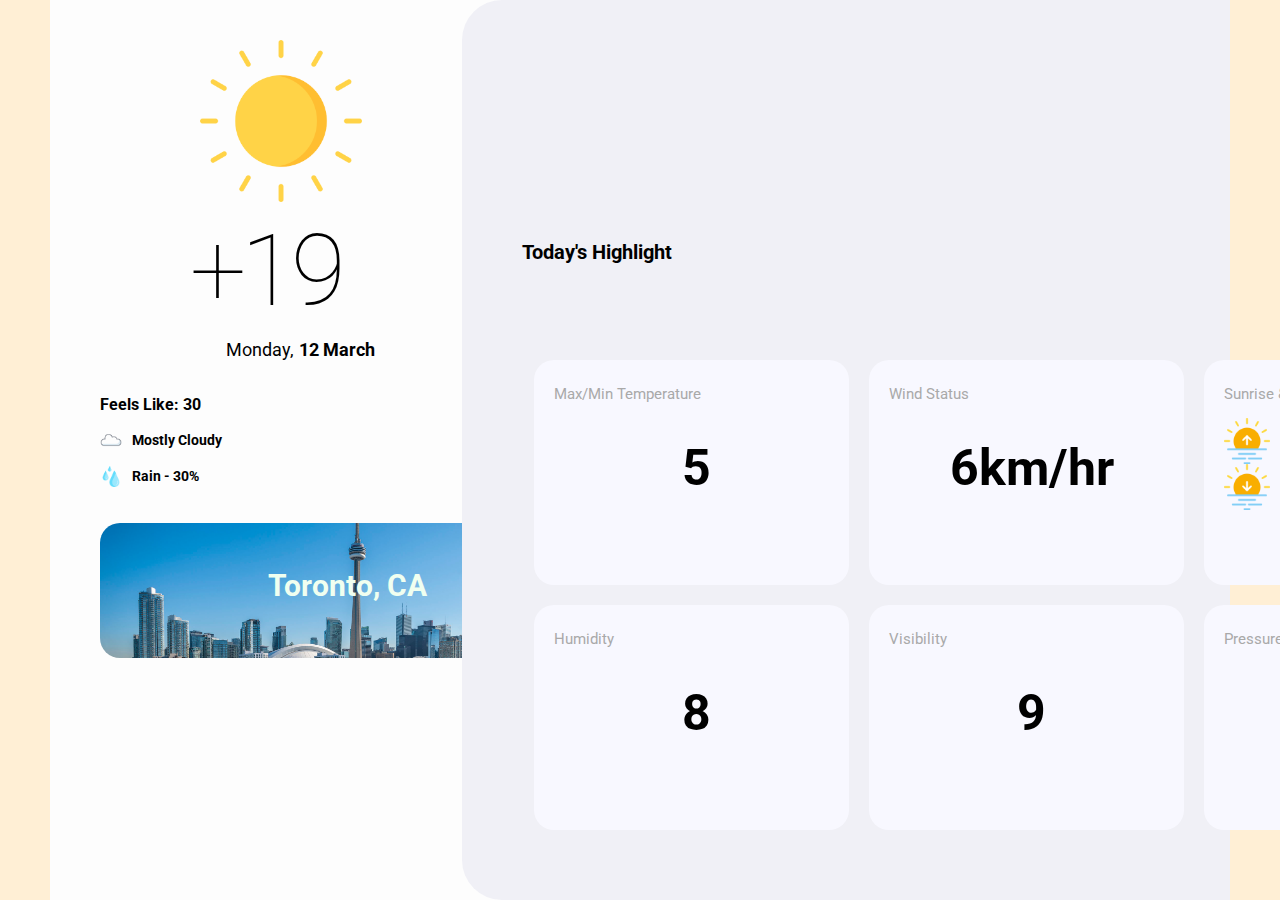
<file: index.html>
<!DOCTYPE html>
<html lang="en">
<head>
    <meta charset="UTF-8">
    <title>Hello World</title>
    <link rel="stylesheet" href="style.css">
    <link rel="preconnect" href="https://fonts.googleapis.com">
    <link rel="preconnect" href="https://fonts.gstatic.com" crossorigin>
    <link href="https://fonts.googleapis.com/css2?family=Roboto:wght@300&display=swap" rel="stylesheet">
    <script src="./index.js"></script>
</head>
<body>
    <div class="container">

        <div class="right-container">
            <h2 class="header">Today's Highlight</h2>
            <main class="grid">
                <div class="card_text">
                    <h3 class="text">Max/Min Temperature</h3>
                    <p id="maxMinTemp" class="sub-text">5</p>
                </div>

                <div class="card_text">
                    <h3 class="text">Wind Status</h3>
                    <p id="windStatus" class="sub-text">6<span class="h">km/hr</span></p>
                </div>
                <div class="card_text">
                    <h3 class="text">Sunrise & Sunset</h3>
                    <div class="sun_container">
                        <div class="sunrise"><img src="./images/sunrise.png" alt="Cloud" class="sun_icon"><p class="sunrise_text">Mostly Cloudy</p></div>
                        <div class="sunrise"><img src="./images/sunset.png" alt="Rain" class="sun_icon"><p class="sunset_text">Rain - 30%</p></div>
                    </div>
                </div>
                <div class="card_text">
                    <h3 class="text">Humidity</h3>
                    <p id="humidity" class="sub-text">8</p>
                </div>
                <div class="card_text">
                    <h3 class="text">Visibility</h3>
                    <p id="visibility" class="sub-text">9</p>
                </div>
                <div class="card_text">
                    <h3 class="text">Pressure</h3>
                    <p id="pressure" class="sub-text">10</p>
                </div>
            </main>
        </div>
        <div class="left-container">
            <div class="currentWeather">
                <img src="./images/sun.png" alt="icon" class="icon">
            </div>
            <h1 class="temperature">+19</h1>
            <div class="Day_Date"><span class="Day">Monday,</span>
                <span class="Date" style="padding-left:5px">12 March</span></div>
            <div class="summary-container">
                <h4 class="apparent-temperature">Feels Like: 30</h4>
                <div class="WeatherDescription"><img src="./images/cloud.png" alt="Cloud" class="small_icon"><h4 class="WeatherCategory">Mostly Cloudy</h4></div>
                <div class="RainDescription"><img src="./images/water.png" alt="Rain" class="small_icon"><h4 class="RainPercentage">Rain - 30%</h4></div>
            </div>
            <div class="sub-container">
                <h3 style="font-size: 30px" class="imgLocation">Toronto, CA</h3>
            </div>
        </div>
    </div>
</body>
</html>
</file>
<file: style.css>
body {
    margin: 0;
    font-family: Roboto, sans-serif;
    background-color: papayawhip;
    height: 100%;
}
* {
    box-sizing: border-box;
}
.left-container {
    background-color: #fdfdfd;
    margin-right: 50px;
    margin-left: 50px;
    padding: 50px;
    min-height: 100vh;
    background-position: center;
    background-repeat: no-repeat;
    transition: 500ms;
}
.currentWeather .icon {
    height: auto;
    width: 15%;
    display: block;
    margin-left: 100px;
    margin-top: -10px;
}
.left-container .temperature {
    margin: 10px;
    font-size: 100px;
    font-family: Roboto, sans-serif;
    font-weight: lighter;
    text-indent: 80px;
    letter-spacing: -5px;
    white-space: nowrap;
}
.Day_Date {
    padding-bottom: 10px;
    max-width: 400px;
    display: flex;
    justify-content: center;
}
span.Day{
    font-size: 18px;
}
span.Date {
    font-size: 18px;
    font-weight: bold;
}
.left-container .sub-container {
    background-image: url("./images/toronto.jpg");
    height: 15vh;
    width: 55vh;
    background-size: 100%;
    border-radius: 20px;
}
.left-container .sub-container .imgLocation {
    padding: 20px;
    text-align: center;
    color: honeydew;
    margin: 25px 0 0 0;
}
.right-container {
    margin-right: 50px;
    border-radius: 40px 0 0 40px;
    position: absolute;
    width: 60%;
    height: 100%;
    background-color: #f0f0f6;
    top: 0;
    right: 0;
    transition: 500ms;
}
.grid {
    display: inline-grid;
    grid-template-columns: 1fr 1fr 1fr;
    grid-gap: 20px;
    align-items: stretch;
    margin-top: 40vh;
    margin-left: 8vh;
}
.card_text {
    padding: 10px 0 0 10px  ;
    width: 35vh;
    height: 25vh;
    background: ghostwhite;
    border-radius: 20px;
}
.text {
    text-indent: 10px;
    color: darkgray;
    font-weight: normal;
    font-size: 15px;
}
.sub-text {
    font-size: 50px;
    font-weight: bold;
    display: flex;
    justify-content: center;
    margin-top: 4vh;
}
.sub-container {
    display: flex;
    justify-content: center;
    margin-top: 4vh;
}
.sun_icon {
    width: 15%;
    height: auto;
    margin: 0 10px 0 10px;
}
.sunrise {
    display: flex;
    align-items: center;
    font-size: 14px;
    font-weight: bold;
    word-spacing: 5px;
}

.header {
    position: absolute;
    margin: 60px;
    top: 180px;
    font-size: 20px;
    font-weight: bolder;
}
.summary-container {
    padding-top: 15px;
}

h4.apparent-temperature {
    margin: 10px 0 10px 0;
}
.left-container .WeatherDescription {
    text-transform: capitalize;
    display: flex;
    align-items: center;
    margin: 15px 0 15px 0;
    font-size: 14px;
}
.WeatherCategory {
    margin: 0;
}
.RainDescription {
    display: flex;
    align-items: center;
    font-size: 14px;
}
.RainPercentage {
    margin: 0;
}
.small_icon {
    width: 2%;
    height: auto;
    margin-right: 10px;
}
</file>
